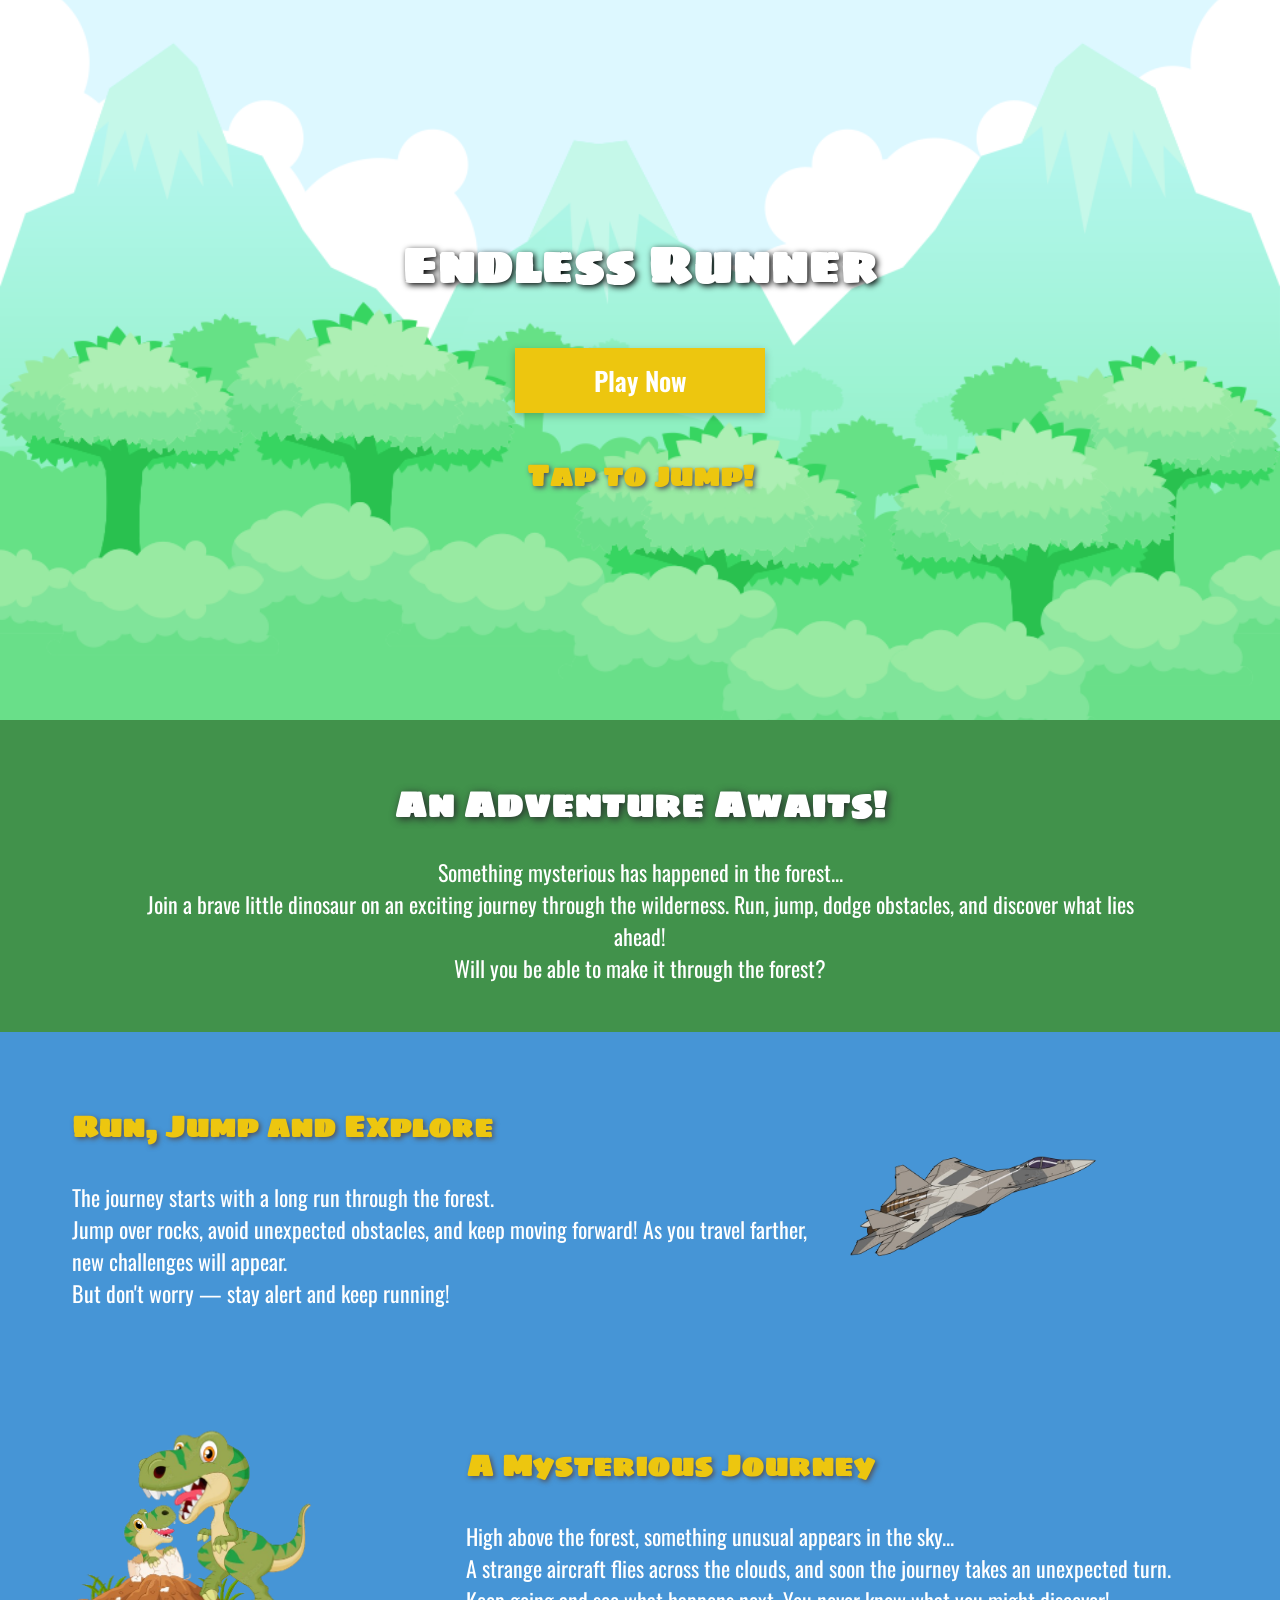
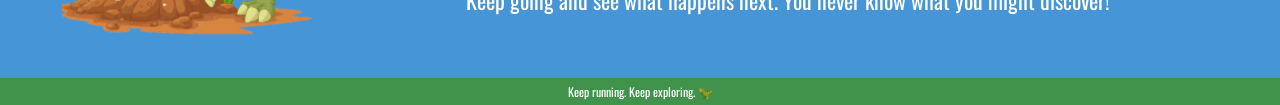
<file: index.html>
<!DOCTYPE html>
<html>

<head>
    <link rel="preconnect" href="https://fonts.gstatic.com">
    <link href="https://fonts.googleapis.com/css2?family=Oswald:wght@400;500;600&family=Sigmar+One&display=swap" rel="stylesheet">
    
    <link rel="stylesheet" type="text/css" href="style.css" />
</head>

<body>

    <!-- header at the top -->
    <header>
        <h1>Endless Runner</h1>
        <button class="regular-btn" id="playNowBtn">Play Now</button>
        <h3 class="regular-btn">Tap to jump!</h3>
    </header>

    <!-- section that introduces the game -->
    <section id="about-section">
        <h2>An Adventure Awaits!</h2>
        <p>Something mysterious has happened in the forest...<br/>Join a brave little dinosaur on an exciting journey through the wilderness. Run, jump, dodge obstacles, and discover what lies ahead!<br/>Will you be able to make it through the forest?</p>
    </section>
    
     <!-- section with the image on the right and text on the left -->
     <div class="main-content-wrapper">
         <div class="text-wrapper flex-item">
            <h3>Run, Jump and Explore</h3>
            <p>The journey starts with a long run through the forest.<br/>Jump over rocks, avoid unexpected obstacles, and keep moving forward! As you travel farther, new challenges will appear.<br/>But don't worry — stay alert and keep running!</p>
        </div>
        <div class="img-wrapper flex-item">
            <img src="/resources/jet.png" />
        </div>       
    </div>

    <!-- section with the image on the left and text on the right -->
    <div class="main-content-wrapper">
        <div class="img-wrapper flex-item">
            <img src="/resources/familyDino.png" />
        </div>
        <div class="text-wrapper flex-item">
            <h3>A Mysterious Journey</h3>
            <p>High above the forest, something unusual appears in the sky...<br/>A strange aircraft flies across the clouds, and soon the journey takes an unexpected turn.<br/>Keep going and see what happens next. You never know what you might discover!</p>
        </div>
    </div>
        
    <!-- footer at the bottom -->
<footer>Keep running. Keep exploring. 🦖</footer>
    
<script src = "script.js"></script>

</body>

</html>
</file>
<file: style.css>
* {
    box-sizing: border-box;
}

body {
    margin: 0;
    padding: 0;
    box-sizing: border-box;
    font-family: "Oswald", sans-serif;
    color: #ffffff;
}

/* select all the headings on the page */
h1, h2, h3 {
   font-family: "Sigmar One", sans-serif; 
}


h1 {
    font-size: 50px;
    text-shadow: 2px 2px 6px #000000;
}


h2 {
    margin-bottom: 20px;
    text-align: center;
    font-size: 36px;  
    text-shadow: 2px 2px 8px #27292C;
}


h3 {
    color:  #edc60f;
    font-size: 30px;
    text-shadow: 2px 2px 5px #51545F;
}


/* header at the top of the page with the title and buttons */
header {
    background-image: url("/resources/forest_BG.png");
    background-size: cover;
    background-position: center center;
    text-align: center;
    height: 80vh;
    width: 100vw;
    display: table-cell;
    vertical-align: middle;
    position: relative;
}

button {
    font-family: "Oswald", sans-serif;
    font-size: 26px;
    background-color: #edc60f;
    border: 3px solid #edc60f;
    margin: 8px;
    padding: 10px;
    transition: 0.2s;
    width: 250px;
    color: #ffffff;
    font-weight: 600;
    box-shadow: rgba(0, 0, 0, 0.24) 0px 3px 8px;
}


/* styling for the buttons when you hover over them */
button:hover {
    cursor: pointer;
    transform: scale(1.1);
}


/* styling for the "Pre-Order Now" button when you hover over it */
button.regular-btn:hover {
    background: rgba(0, 0, 0, 0.3);
}


/* styling for the "Watch Trailer" button */
button.transparent-btn {
  	background: rgba(0, 0, 0, 0.3);
    color: #ffffff;
}


/* styling for the "Watch Trailer" button when you hover over it */
button.transparent-btn:hover {
    background-color: #edc60f;
}


p {
    font-size: 22px;
}


/* <div> beneath the top banner that creates the section to introduce the website topic */
#about-section {
    background-color: #41924B;
    padding: 2% 10%;
    min-height: auto;
    position: relative;
    color: #ffffff;
    text-align: center;
}


/* <div> element that wraps around the main content with images and text side-by-side */
div.main-content-wrapper {
    background-color: #4695d6;
    padding: 30px 50px;
    display: flex;
    flex-wrap: wrap;
}

/* the two <div> elements inside each flex container */
div.flex-item {
    margin: 0 1%;
}

/* <div> that contains the image */
div.img-wrapper {
    flex-grow: 1;
    flex-basis: 0;
    display: flex;
    align-items: center;
}

img {
    width: 250px;
}


/* <div> that contains the text for the main content */
div.text-wrapper {
    flex-grow: 2;
    flex-basis: 0;
    padding: 10px;
}

footer {
    text-align: center;
    background-color: #41924B;
    padding: 5px;
    font-size: 12px;
}
</file>
